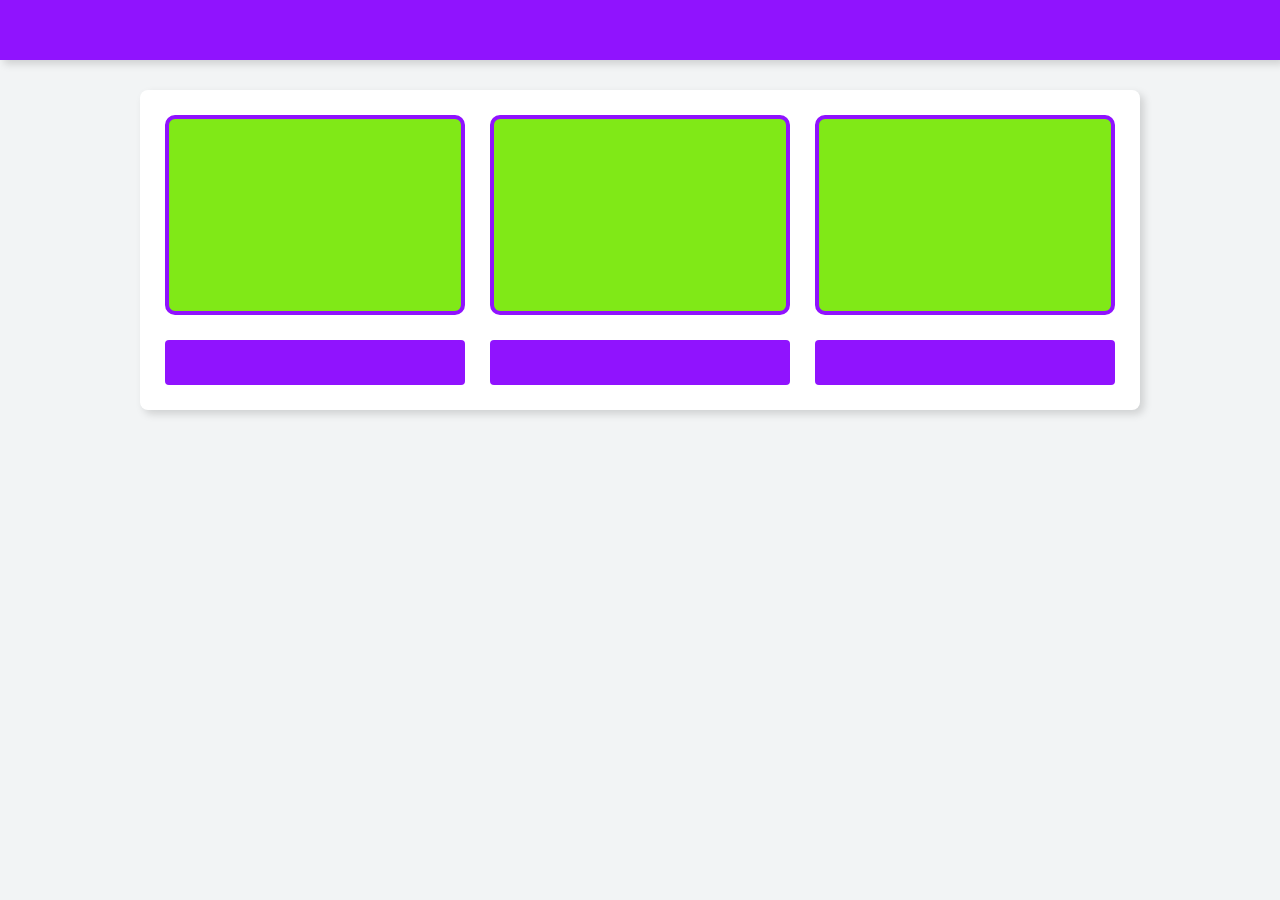
<file: Introdução HTML e CSS/index.html>
<!DOCTYPE html>
<html lang="pt-br">
<head>
    <meta charset="UTF-8">
    <meta http-equiv="X-UA-Compatible" content="IE=edge">
    <meta name="viewport" content="width=device-width, initial-scale=1.0">
    <title>Exercicio 1 CSS</title>
    <link rel="stylesheet" type="text/css" href="style.css">
</head>

<body>
    <header>

    </header>

    <main>
        <div class="box-container">
            <div class="box"> 
            </div>
            <div class="botao"> 
            </div>
        </div>
        <div class="box-container">
            <div class="box"> 
            </div>
            <div class="botao"> 
            </div>
        </div>
        <div class="box-container">
            <div class="box"> 
            </div>
            <div class="botao"> 
            </div>
        </div>
    </main>
</body>

</html>
</file>
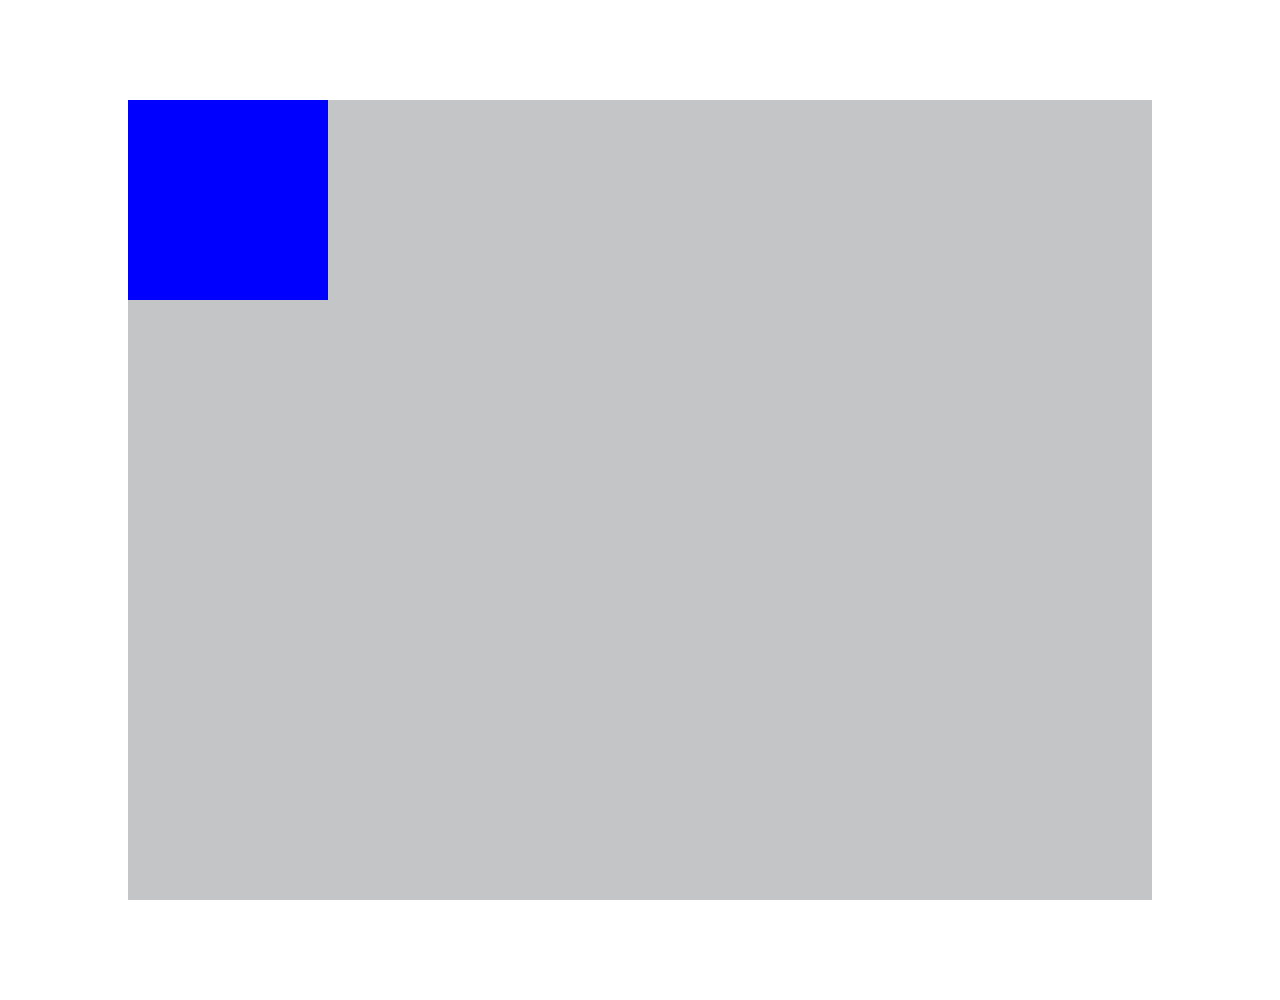
<file: Animações com CSS e SVG/Aula 44/index.html>
<!DOCTYPE html>
<html lang="pt-br">
  <head>
    <meta charset="UTF-8" />
    <meta name="viewport" content="width=device-width, initial-scale=1.0" />
    <meta http-equiv="X-UA-Compatible" content="ie=edge" />
    <title>Animações com CSS</title>
    <link rel="stylesheet" type="text/css" href="style.css" />
  </head>
  <body>
    <main>
      <div class="quadrado"></div>
    </main>
  </body>
</html>
</file>
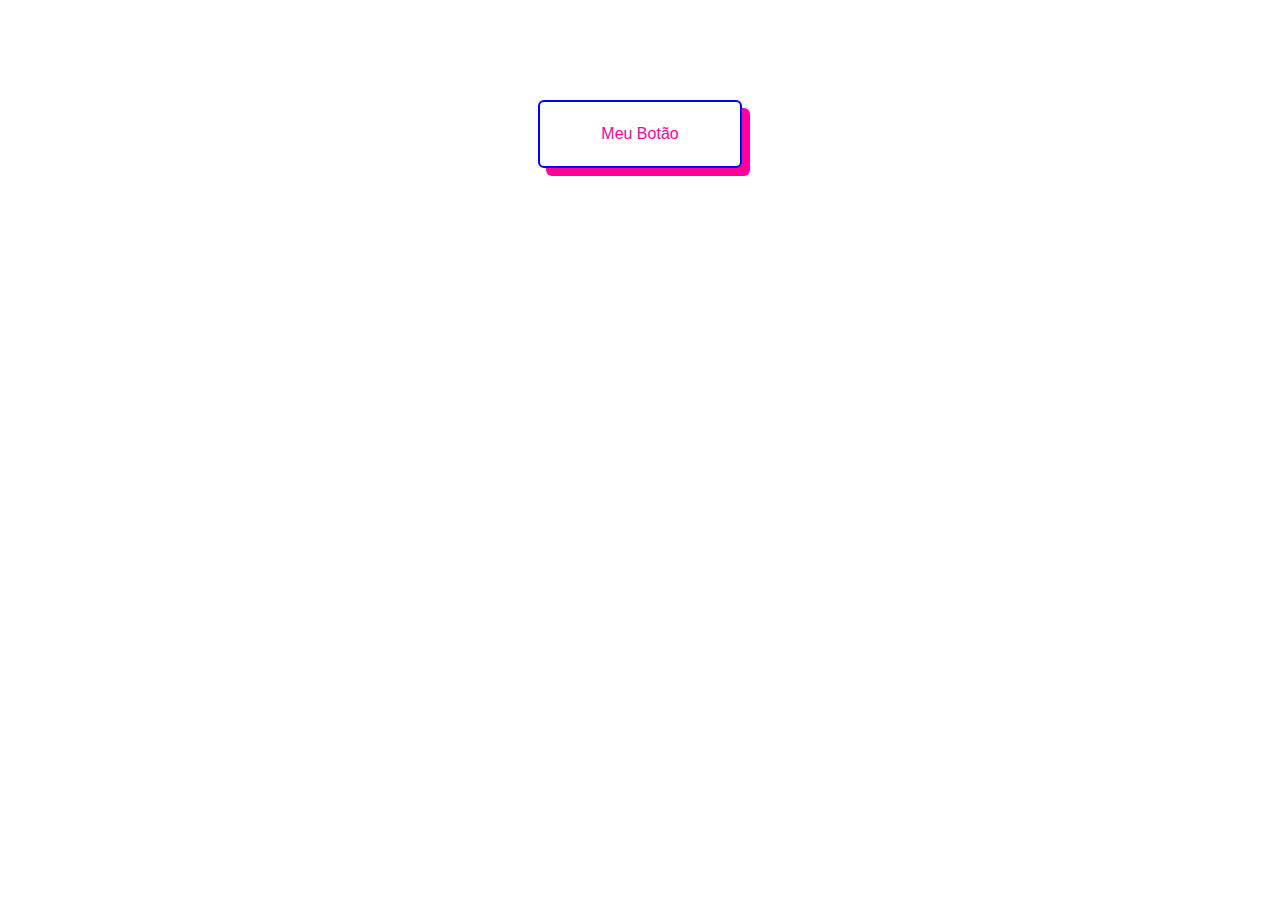
<file: Animações com CSS e SVG/Aula 47/index.html>
<!DOCTYPE html>
<html lang="pt-br">
<head>
    <meta charset="UTF-8" />
    <meta name="viewport" content="width=device-width, initial-scale=1.0" />
    <meta http-equiv="X-UA-Compatible" content="ie=edge" />
    <title>Animações com CSS aula 47</title>
    <link rel="stylesheet" type="text/css" href="style.css" />
</head>
<body>
    <main>
        <a href="#" class="btn"> Meu Botão</a>
    </main>
</body>
</html>
</file>
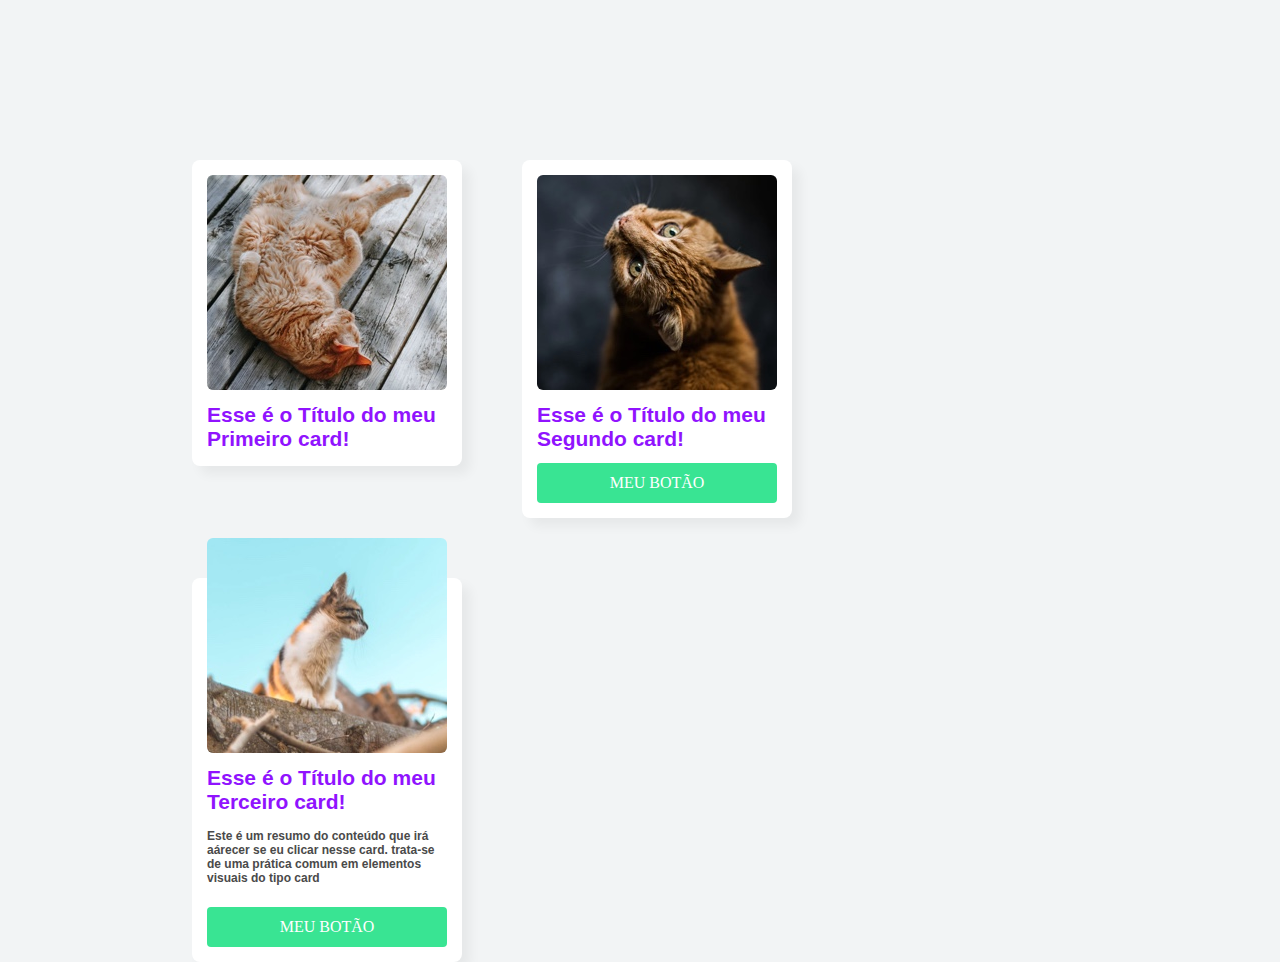
<file: Introdução HTML e CSS/Exercicio 2/index.html>
<!DOCTYPE html>
<html lang="pt-br">

<head>
  <meta charset="UTF-8">
  <meta name="viewport" content="width=device-width, initial-scale=1.0">
  <meta http-equiv="X-UA-Compatible" content="ie=edge">
  <title>Exercício CSS 02</title>
  <link rel="stylesheet" type="text/css" href="css/style.css" />
</head>

<body>
  <main>
    <div class="card-container">
        <div class="card">
            <img src="images/gato-01.jpg" class="card-image" alt="Gatinho" title="Gatinho"/> 
            <div class="card-body">
                <h1>Esse é o Título do meu Primeiro card!</h1>
            </div>
        </div>
    </div>

    <div class="card-container">
        <div class="card">
            <img src="images/gato-02.jpg" class="card-image" alt="Gatinho" title="Gatinho"/> 
            <div class="card-body">
                <h1>Esse é o Título do meu Segundo card!</h1>
            </div>
            <div class="card-footer">
                <a class="btn" href="google.com">meu botão</a>
            </div>
        </div>
    </div>

    <div class="card-container">
        <div class="card">
            <img src="images/gato-03.jpg" class="card-image card-image-top" alt="Gatinho" title="Gatinho"/> 
            <div class="card-body">
                <h1>Esse é o Título do meu Terceiro card!</h1>
                <p>Este é um resumo do conteúdo que irá aárecer se eu clicar nesse card. trata-se
                    de uma prática comum em elementos visuais do tipo card</p>
            </div>
            <div class="card-footer">
                <a class="btn" href="google.com">meu botão</a>
            </div>
        </div>
    </div>

  </main>
</body>

</html>
</file>
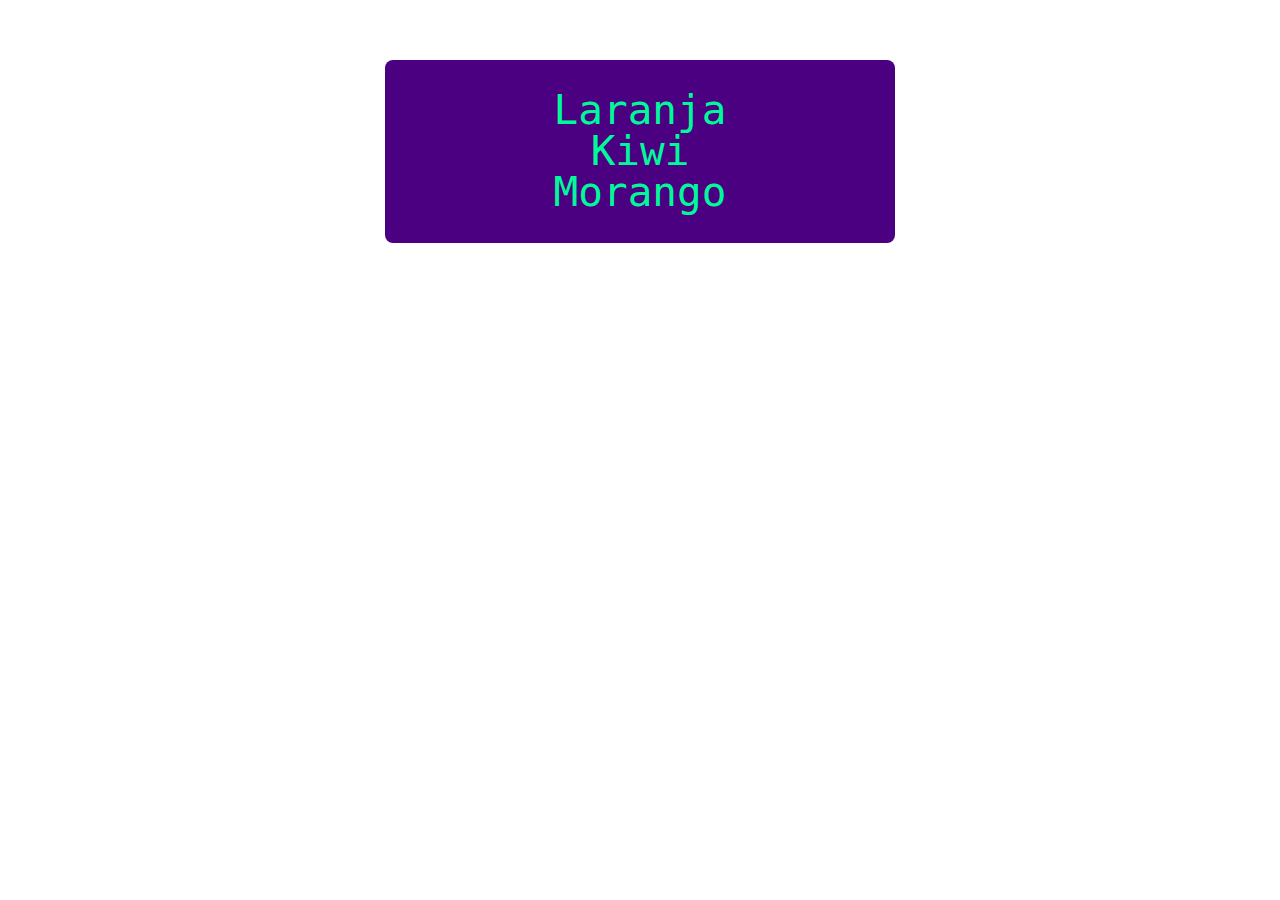
<file: JavaScript/Aray/index.html>
<!DOCTYPE html>
<html lang="pt-br">

<head>
    <meta charset="UTF-8">
    <meta name="viewport" content="width=device-width, initial-scale=1.0">
    <meta http-equiv="X-UA-Compatible" content="ie=edge">
    <title>Array</title>
    <style>
        .frutas {
            width: 450px;
            height: auto;
            display: table;
            padding: 30px;
            margin: 60px auto;
            background-color: indigo;
            border-radius: 8px;
            list-style: none;
        }

        .frutas li {
            color: mediumspringgreen;
            text-align: center;
            line-height: 41px;
            font-size: 41px;
            font-family: monospace;
            font-weight: normal;
            -webkit-font-smoothing: antialiased;
            -moz-osx-font-smoothing: grayscale;
        }
    </style>
</head>

<body>

    <ul class="frutas" id="frutas">

    </ul>

    <script>

        var listaFrutas = document.getElementById('frutas');

        var frutas = ["Laranja", "Kiwi", "Morango"];

        var myList = [];
        console.log(myList);

        for (var i = 0; frutas.length > i; i++) {
            myList.push("<li>" + frutas[i] + "</li>");
        }
// Join serve pra mostrar qual vai ser no caractere separador, logo, vazio.
        listaFrutas.insertAdjacentHTML('beforeend', myList.join(''));
// insert adjacent é um recurso do java quando se adiciona tags de html
// nos parametros, primeiro argumento é a posição (afterend, beforeend), e depois o text
    </script>

</body>

</html>
</file>
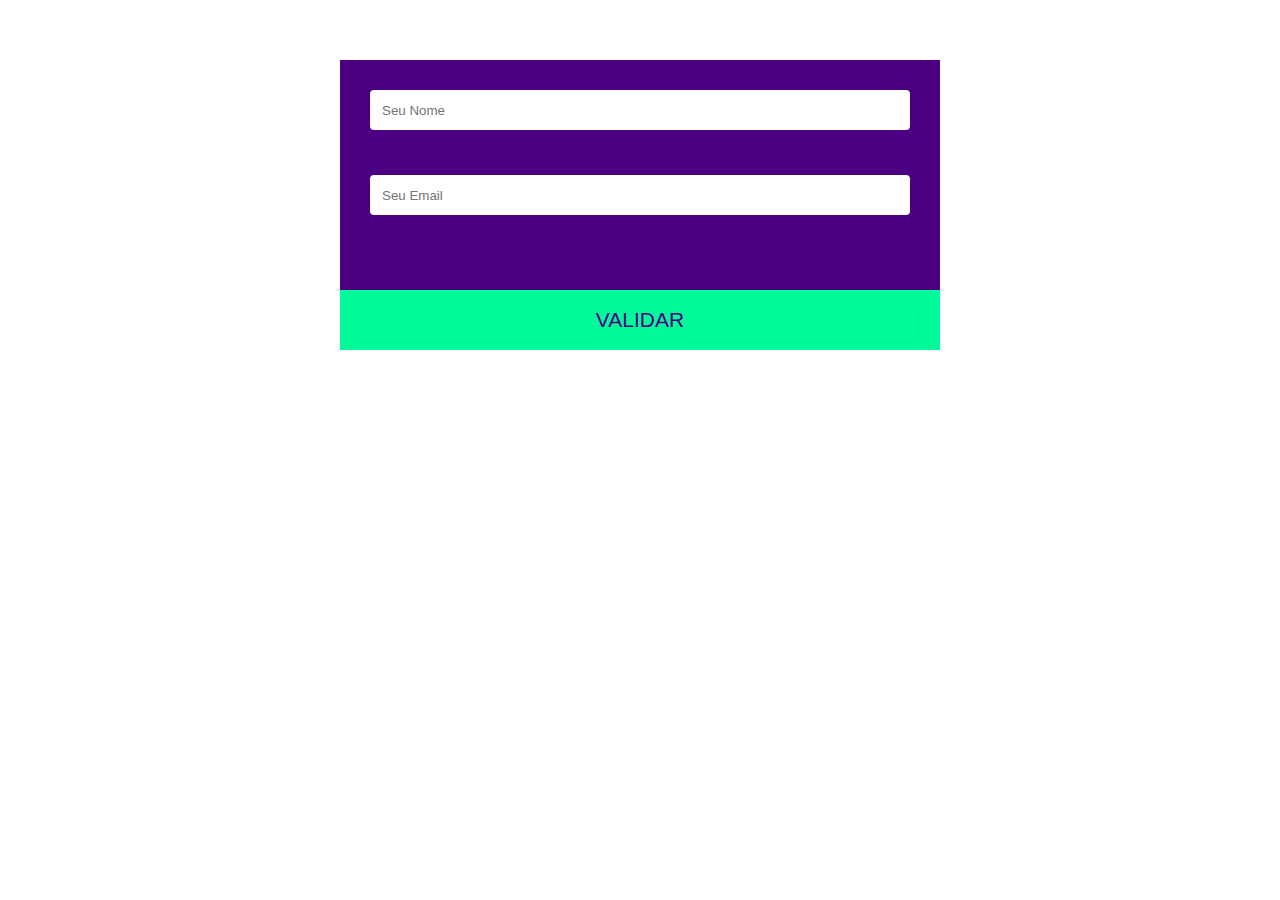
<file: JavaScript/Condicionais/index.html>
<!DOCTYPE html>
<html lang="en">

<head>
  <meta charset="UTF-8" />
  <meta name="viewport" content="width=device-width, initial-scale=1.0" />
  <meta http-equiv="X-UA-Compatible" content="ie=edge" />
  <title>Javascript Selectors e CSS</title>
  <style>
    * {
      box-sizing: border-box;
      font-family: 'Trebuchet MS', 'Lucida Sans Unicode', 'Lucida Grande', 'Lucida Sans', Arial, sans-serif;
    }

    .box {
      width: 600px;
      height: 200px;
      display: table;
      padding: 30px;
      margin: 60px auto 0 auto;
      background-color: indigo;
    }

    .form-field {
      width: 100%;
      display: table;
      position: relative;
      margin-bottom: 15px;
    }

    .form-field input {
      width: 100%;
      height: 40px;
      background-color: #fff;
      border-radius: 4px;
      border: none;
      margin-bottom: 30px;
      text-indent: 10px;
    }


    .form-field span {
      opacity: 0;
      transition: all 0.3s ease-out;
    }

    .error {
      position: absolute;
      left: 0;
      width: 100%;
      bottom: 0;
      line-height: 34px;
      padding-left: 15px;
      height: 34px;
      color: #fff;
      background: red;
      display: block;
      opacity: 1 !important;
    }

    .success {
      position: absolute;
      left: 0;
      width: 100%;
      bottom: 0;
      line-height: 34px;
      padding-left: 15px;
      height: 34px;
      color: #fff;
      background: green;
      display: block;
      opacity: 1 !important;
    }

    .validate {
      width: 600px;
      display: table;
      margin: 0 auto;
      height: 60px;
      border: none;
      font-size: 21px;
      color: indigo;
      background-color: mediumspringgreen;
      cursor: pointer;
    }

    .validate:hover {
      color: palegreen;
      background-color: mediumvioletred;
    }
  </style>
</head>

<body>

  <div class="box">
    <form class="my-form">

      <div class="form-field" id="form-field-nome">
        <input type="text" id="nome" placeholder="Seu Nome">
        <span></span>
      </div>

      <div class="form-field" id="form-field-email">
        <input type="email" id="email" placeholder="Seu Email">
        <span></span>
      </div>

    </form>
  </div>
  </div>
  <button class="validate" onclick="validaForm()">VALIDAR</button>

  <script>
    //Expressao Regular que checa se é um email valido
    //Regex
    var isEmail = /^(([^<>()\[\]\\.,;:\s@"]+(\.[^<>()\[\]\\.,;:\s@"]+)*)|(".+"))@((\[[0-9]{1,3}\.[0-9]{1,3}\.[0-9]{1,3}\.[0-9]{1,3}\])|(([a-zA-Z\-0-9]+\.)+[a-zA-Z]{2,}))$/;
    var fieldNome = document.getElementById('nome');
    var fieldEmail = document.getElementById('email');

    function validaForm() {
      var nomeStr = fieldNome.value;
      var emailStr = fieldEmail.value;
      var wrapperNome = document.getElementById('form-field-nome');
      var wrapperEmail = document.getElementById('form-field-email');

      if (nomeStr.length > 0 && nomeStr.length >= 3) {
        wrapperNome.querySelector('span').classList.add('success');
        wrapperNome.querySelector('span').innerText = "Validado Com Sucesso";

      } else {
        wrapperNome.querySelector('span').classList.add('error');
        wrapperNome.querySelector('span').innerText = "Informação Inválida";
      }

      if (isEmail.test(emailStr)) {
        wrapperEmail.querySelector('span').classList.add('success');
        wrapperEmail.querySelector('span').innerText = "Email Validado Com Sucesso";
      } else {
        wrapperEmail.querySelector('span').classList.add('error');
        wrapperEmail.querySelector('span').innerText = "Email Invalido";
      }
    }


  </script>


</body>

</html>
</file>
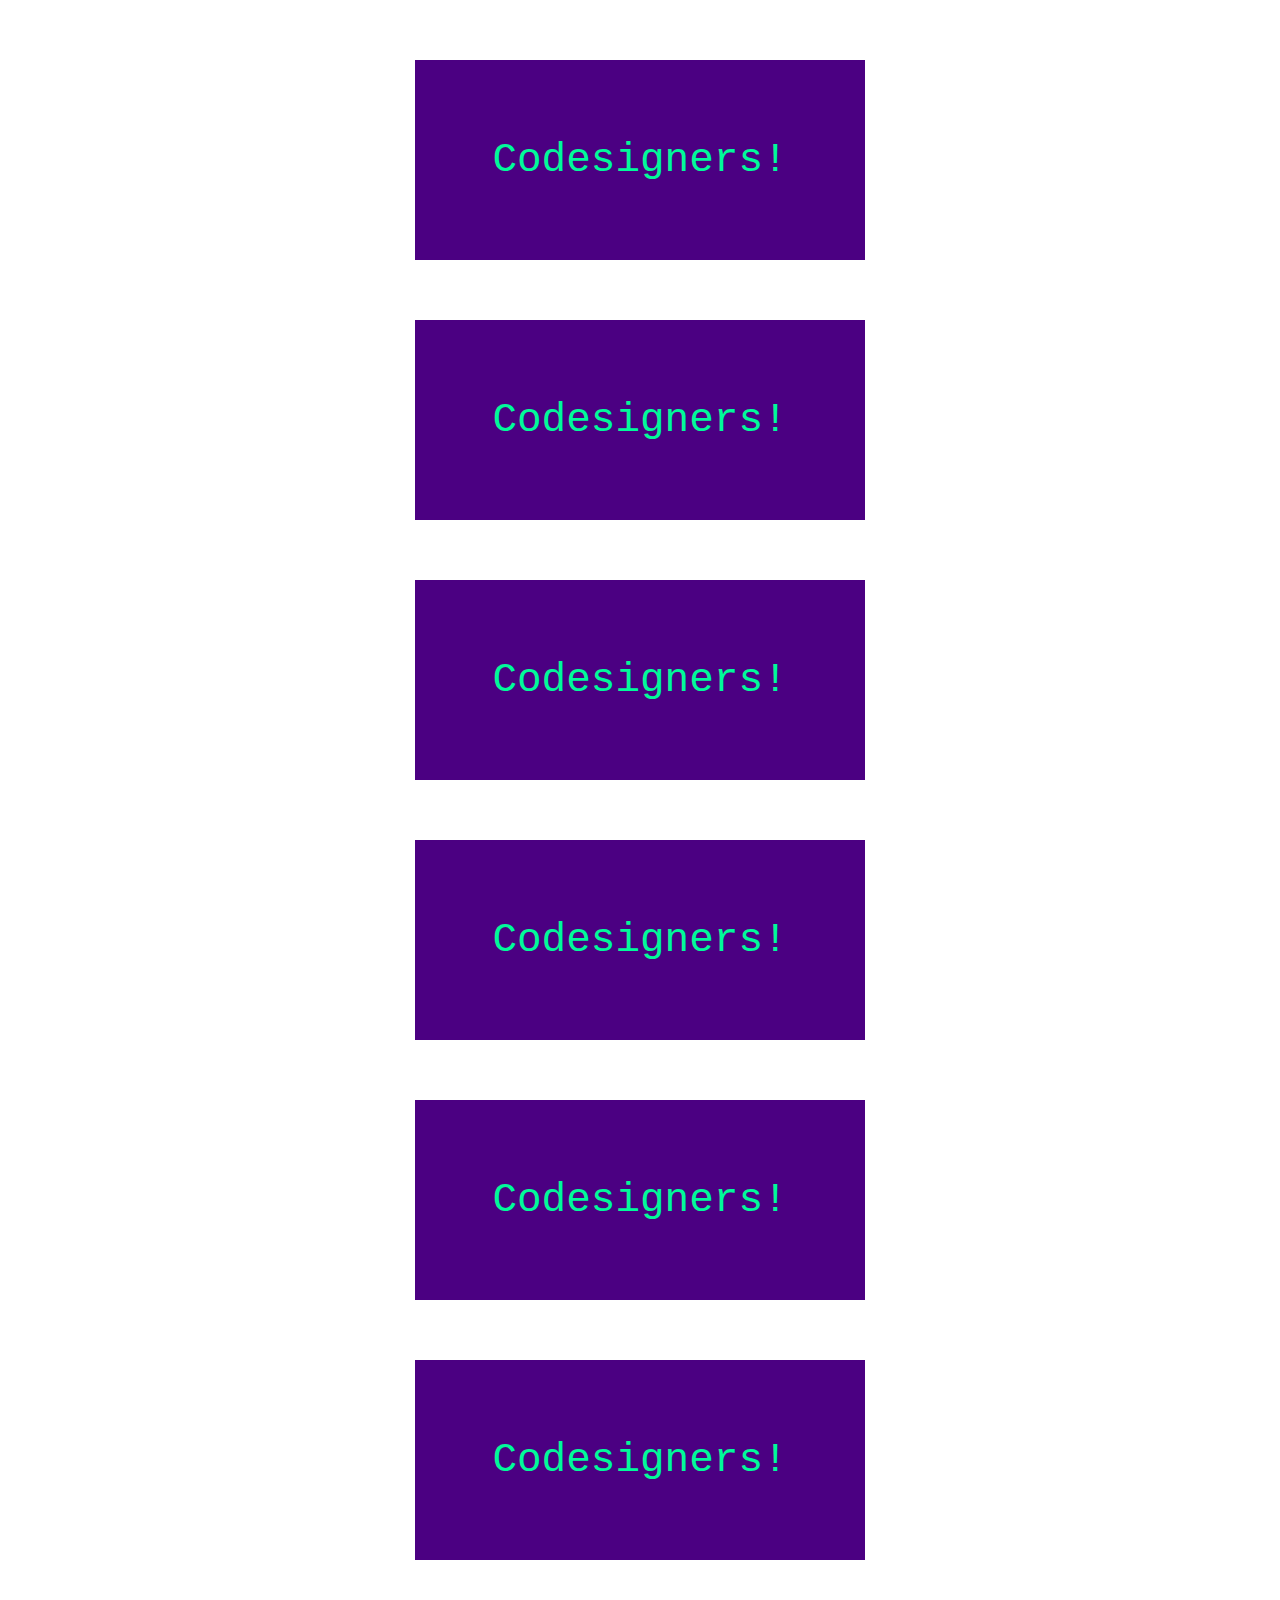
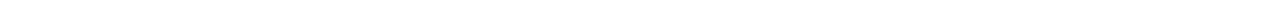
<file: JavaScript/Eventos/index.html>
<!DOCTYPE html>
<html lang="pt-br">

<head>
    <meta charset="UTF-8">
    <meta name="viewport" content="width=device-width, initial-scale=1.0">
    <meta http-equiv="X-UA-Compatible" content="ie=edge">
    <title>Eventos</title>
    <style>
        .box {
            width: 450px;
            height: 200px;
            display: block;
            margin: 60px auto;
            background-color: indigo;
            color: mediumspringgreen;
            text-align: center;
            line-height: 200px;
            font-size: 41px;
            font-family: monospace;
            font-weight: normal;
            -webkit-font-smoothing: antialiased;
            -moz-osx-font-smoothing: grayscale;
        }
    </style>
</head>

<body>

    <div class="box" id="box">
        Codesigners!
    </div>

    <div class="box">
        Codesigners!
    </div>

    <div class="box">
        Codesigners!
    </div>

    <div class="box">
        Codesigners!
    </div>

    <div class="box">
        Codesigners!
    </div>

    <div class="box">
        Codesigners!
    </div>

    <script>
        var myBox = document.getElementById('box');
        var allBoxes = document.querySelectorAll('.box');

        myBox.addEventListener('mouseover', function () {
            for (var i = 0; allBoxes.length > i; i++) {
                allBoxes[i].style.backgroundColor = 'black';
            }
        });

        window.addEventListener('scroll', function () {
            if (window.pageYOffset > 100) {
                for (var i = 0; allBoxes.length > i; i++) {
                    allBoxes[i].style.backgroundColor = 'black';
                }
            }
        })


    </script>

</body>

</html>
</file>
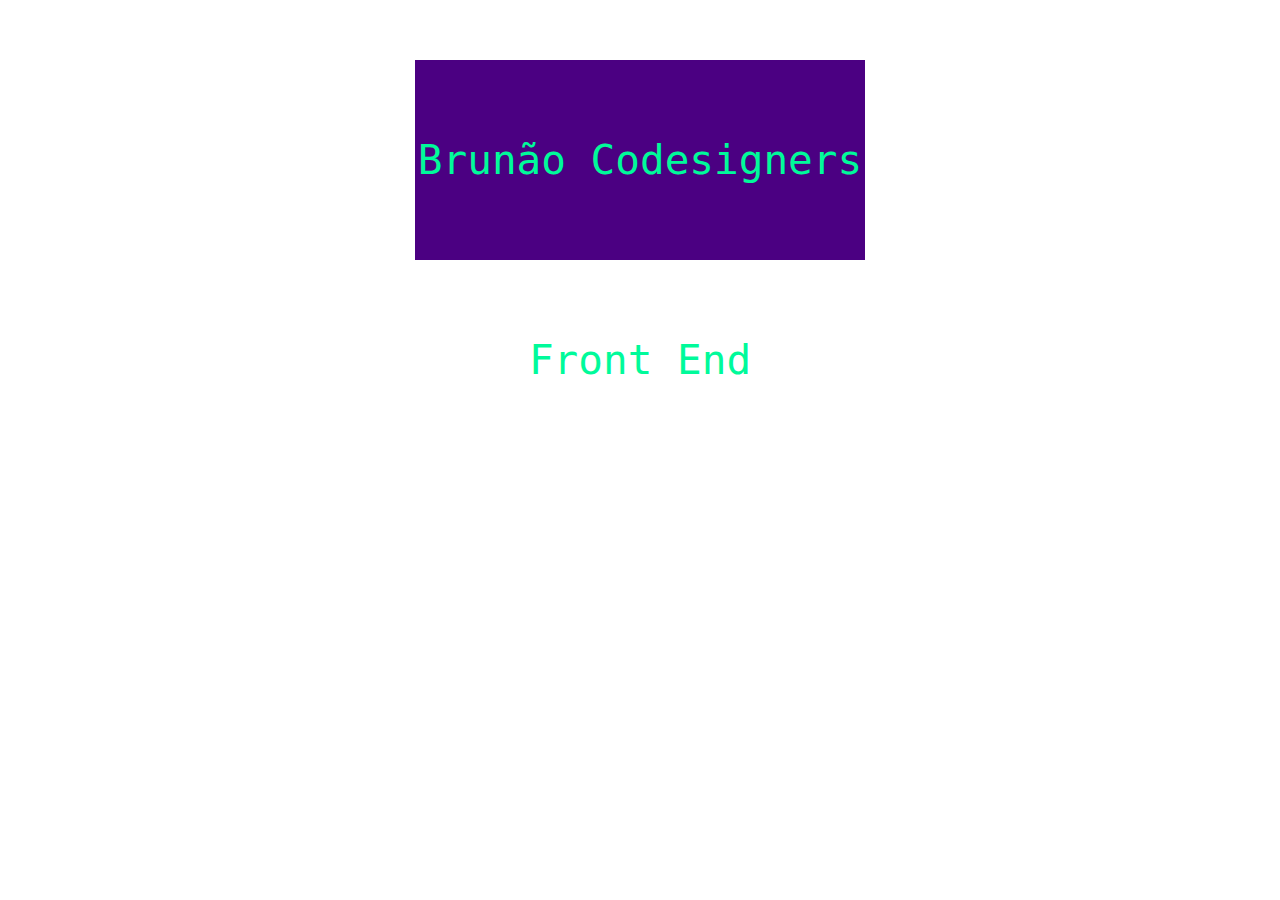
<file: JavaScript/Funções/index.html>
<!DOCTYPE html>
<html lang="pt-br">

<head>
    <meta charset="UTF-8">
    <meta name="viewport" content="width=device-width, initial-scale=1.0">
    <meta http-equiv="X-UA-Compatible" content="ie=edge">
    <title>Funções</title>
    <style>
        .box {
            width: 450px;
            height: 200px;
            display: block;
            margin: 60px auto;
            background-color: indigo;
            color: mediumspringgreen;
            text-align: center;
            line-height: 200px;
            font-size: 41px;
            font-family: monospace;
            font-weight: normal;
            -webkit-font-smoothing: antialiased;
            -moz-osx-font-smoothing: grayscale;
        }
    </style>
</head>

<body>

    <div class="box" id="box">

    </div>

    <script>
        var myBox = document.getElementById('box');

        function myInfo(x, y, z) {

            var myCalc = x + y + z;

            myBox.append(myCalc);
        }

        myInfo('Brunão', ' Codesigners', ' Front End');

    </script>

</body>

</html>
</file>
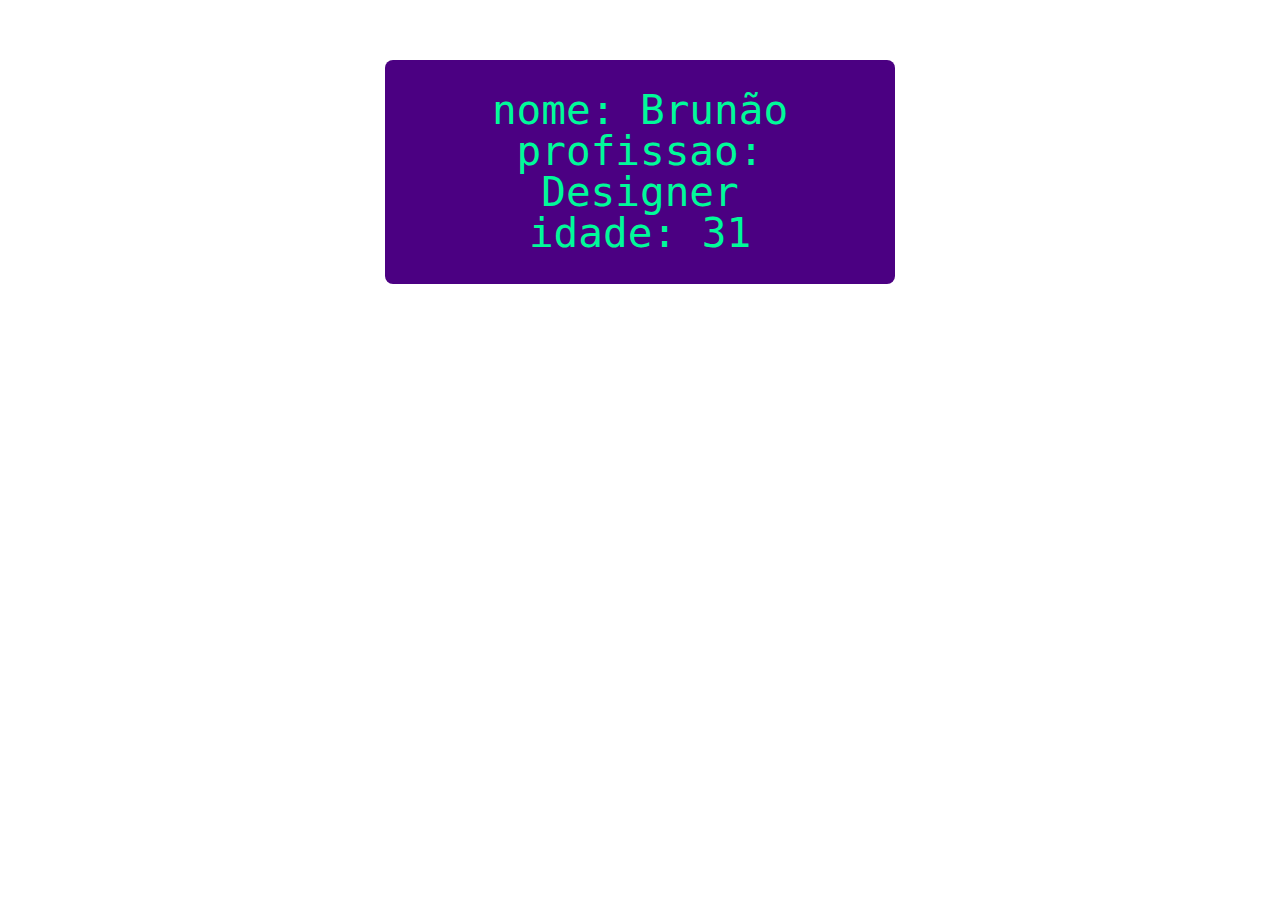
<file: JavaScript/Loop/index.html>
<!DOCTYPE html>
<html lang="pt-br">

<head>
    <meta charset="UTF-8">
    <meta name="viewport" content="width=device-width, initial-scale=1.0">
    <meta http-equiv="X-UA-Compatible" content="ie=edge">
    <title>Array</title>
    <style>
        .frutas {
            width: 450px;
            height: auto;
            display: table;
            padding: 30px;
            margin: 60px auto;
            background-color: indigo;
            border-radius: 8px;
            list-style: none;
        }

        .frutas li {
            color: mediumspringgreen;
            text-align: center;
            line-height: 41px;
            font-size: 41px;
            font-family: monospace;
            font-weight: normal;
            -webkit-font-smoothing: antialiased;
            -moz-osx-font-smoothing: grayscale;
        }
    </style>
</head>

<body>

    <ul class="frutas" id="lista">

    </ul>

    <script>

        var lista = document.getElementById('lista');

        var frutas = ["Laranja", "Kiwi", "Morango", "Abacaxi", "Melancia"];

        var usuario = {
            "nome": "Brunão",
            "profissao": "Designer",
            "idade": 31
        };

        var myList = [];

        //For
        // var nome = "Antonio";

        // for (var i = 0; frutas.length > i; i++) {
        //     console.log(frutas[i]);
        //     myList.push('<li>' + frutas[i] + '</li>');
        // }

        //For In 
        // var info;

        // for (info in usuario) {
        //     console.log(usuario[info]);
        //     myList.push('<li>' + usuario[info] + '</li>');
        // }

        //While
        // var n = 0;

        // while (frutas.length > n) {
        //     n++;
        //     myList.push('<li> Tem Fruta' + n + '</li>');
        // }

        //Map
        //entries transforma as linhas num aray
        Object.entries(usuario).map(function (user) {
            var userData = user.join(': ')
            myList.push('<li>' + userData + '</li>');
        });


        lista.insertAdjacentHTML('beforeend', myList.join(''));

    </script>
    
</body>

</html>
</file>
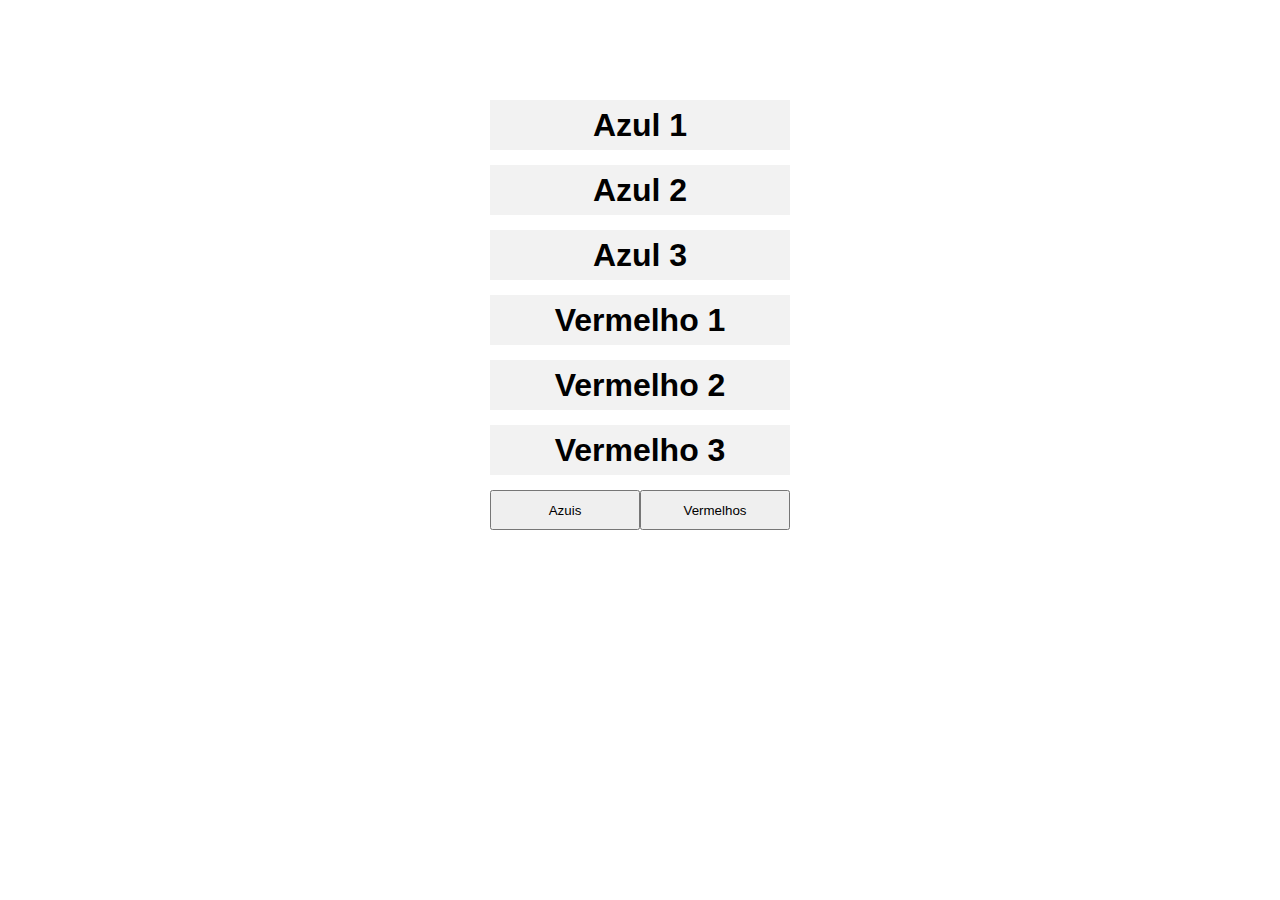
<file: JavaScript/Seletores/index.html>
<!DOCTYPE html>
<html lang="en">

<head>
  <meta charset="UTF-8" />
  <meta name="viewport" content="width=device-width, initial-scale=1.0" />
  <meta http-equiv="X-UA-Compatible" content="ie=edge" />
  <title>Javascript - Condicionais</title>
  <style>
    h1 {
      width: 300px;
      height: 50px;
      margin: 15px auto;
      display: block;
      background-color: #f2f2f2;
      font-family: 'Trebuchet MS', 'Lucida Sans Unicode', 'Lucida Grande', 'Lucida Sans', Arial, sans-serif;
      line-height: 50px;
    }

    .my-buttons {
      width: 300px;
      height: 50px;
      margin: 15px auto;
      display: block;
    }

    .my-buttons button {
      width: 50%;
      height: 40px;
      float: left;
    }
  </style>
</head>

<body style="text-align: center; margin-top: 100px;">
  <h1 class="item-azul">Azul 1</h1>
  <h1 class="item-azul">Azul 2</h1>
  <h1 class="item-azul">Azul 3</h1>

  <h1 class="item-vermelho">Vermelho 1</h1>
  <h1 class="item-vermelho">Vermelho 2</h1>
  <h1 class="item-vermelho">Vermelho 3</h1>

  <div class="my-buttons">
    <button onclick="facaAzul()">Azuis</button>
    <button onclick="facaVermelho()">Vermelhos</button>
  </div>

  <script>
    var azul = document.querySelectorAll('.item-azul');
    var vermelho = document.querySelectorAll('.item-vermelho');

    function facaAzul() {
      // var i = 0;
      // for (i = 0; azul.length > i; i++) {
      //   azul[i].style.color = "blue";
      // }
        azul.forEach((ele) => {
          ele.style.color = "blue";
        })

      // for (i = 0; vermelho.length > i; i++) {
      //   vermelho[i].style.display = "none";
      // }
        vermelho.forEach((sumir) => { sumir.style.display = "none";})

      document.body.style.backgroundColor = 'blue';
    }

    function facaVermelho() {
      var i = 0;
      for (i = 0; vermelho.length > i; i++) {
        vermelho[i].style.color = "red";

        document.body.style.backgroundColor = 'red';
      }
    }




  </script>
</body>

</html>
</file>
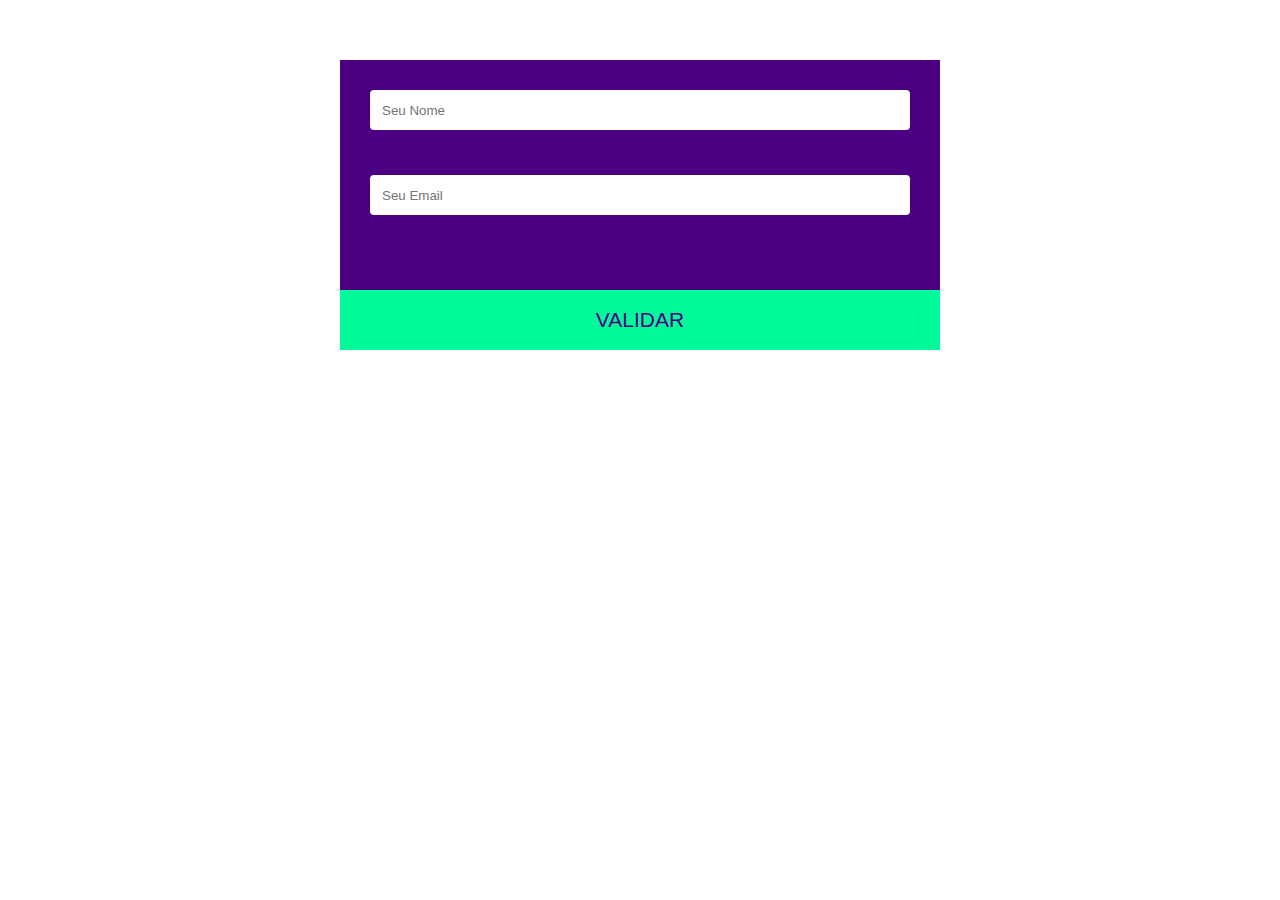
<file: JavaScript/Swich Case/index.html>
<!DOCTYPE html>
<html lang="pt-br">

<head>
  <meta charset="UTF-8" />
  <meta name="viewport" content="width=device-width, initial-scale=1.0" />
  <meta http-equiv="X-UA-Compatible" content="ie=edge" />
  <title>Javascript - Swich </title>
  <style>
    * {
      box-sizing: border-box;
      font-family: 'Trebuchet MS', 'Lucida Sans Unicode', 'Lucida Grande', 'Lucida Sans', Arial, sans-serif;
    }

    .box {
      width: 600px;
      height: 200px;
      display: table;
      padding: 30px;
      margin: 60px auto 0 auto;
      background-color: indigo;
    }

    .form-field {
      width: 100%;
      display: table;
      position: relative;
      margin-bottom: 15px;
    }

    .form-field input {
      width: 100%;
      height: 40px;
      background-color: #fff;
      border-radius: 4px;
      border: none;
      margin-bottom: 30px;
      text-indent: 10px;
    }


    .form-field span {
      opacity: 0;
      transition: all 0.3s ease-out;
    }

    .error {
      position: absolute;
      left: 0;
      width: 100%;
      bottom: 0;
      line-height: 34px;
      padding-left: 15px;
      height: 34px;
      color: #fff;
      background: red;
      display: block;
      opacity: 1 !important;
    }

    .success {
      position: absolute;
      left: 0;
      width: 100%;
      bottom: 0;
      line-height: 34px;
      padding-left: 15px;
      height: 34px;
      color: #fff;
      background: green;
      display: block;
      opacity: 1 !important;
    }

    .validate {
      width: 600px;
      display: table;
      margin: 0 auto;
      height: 60px;
      border: none;
      font-size: 21px;
      color: indigo;
      background-color: mediumspringgreen;
      cursor: pointer;
    }

    .validate:hover {
      color: palegreen;
      background-color: mediumvioletred;
    }
  </style>
</head>

<body>

  <div class="box">
    <form class="my-form">

      <div class="form-field" id="form-field-nome">
        <input type="text" id="nome" placeholder="Seu Nome">
        <span></span>
      </div>

      <div class="form-field" id="form-field-email">
        <input type="email" id="email" placeholder="Seu Email">
        <span></span>
      </div>

    </form>
  </div>
  </div>
  <button class="validate" onclick="validaForm()">VALIDAR</button>

  <script>
    //Expressao Regular que checa se é um email valido
    //Regex
    var isEmail = /^(([^<>()\[\]\\.,;:\s@"]+(\.[^<>()\[\]\\.,;:\s@"]+)*)|(".+"))@((\[[0-9]{1,3}\.[0-9]{1,3}\.[0-9]{1,3}\.[0-9]{1,3}\])|(([a-zA-Z\-0-9]+\.)+[a-zA-Z]{2,}))$/;
    var fieldNome = document.getElementById('nome');
    var fieldEmail = document.getElementById('email');

    function validaForm() {
      var nomeStr = fieldNome.value;
      var emailStr = fieldEmail.value;
      var wrapperNome = document.getElementById('form-field-nome');
      var wrapperEmail = document.getElementById('form-field-email');

      // if (nomeStr.length > 0 && nomeStr.length >= 3) {
      //   wrapperNome.querySelector('span').classList.add('success');
      //   wrapperNome.querySelector('span').innerText = "Validado Com Sucesso";

      // } else {
      //   wrapperNome.querySelector('span').classList.add('error');
      //   wrapperNome.querySelector('span').innerText = "Informação Inválida";
      // }

      switch (nomeStr.length) {
        case 0:
          console.log('O campo está vazio');
          wrapperNome.querySelector('span').classList.add('error');
          wrapperNome.querySelector('span').innerText = "O campo está vazio";
          break;
        case 1:
          console.log('Você precisa inserir pelo menos 3 caracteres');
          wrapperNome.querySelector('span').classList.add('error');
          wrapperNome.querySelector('span').innerText = "Você precisa inserir pelo menos 3 caracteres";
          break;
        case 2:
          console.log('Você precisa inserir pelo menos 3 caracteres');
          wrapperNome.querySelector('span').classList.add('error');
          wrapperNome.querySelector('span').innerText = "Você precisa inserir pelo menos 3 caracteres";
          break;
        case 3:
          console.log('Validado! Mas que nome curtinho hein!');
          wrapperNome.querySelector('span').classList.add('error');
          wrapperNome.querySelector('span').innerText = "Validado! Mas que nome curtinho hein!";
          break;
        default:
          wrapperNome.querySelector('span').classList.add('success');
          wrapperNome.querySelector('span').innerText = "Validado Com Sucesso";
      }

      if (isEmail.test(emailStr)) {
        wrapperEmail.querySelector('span').classList.add('success');
        wrapperEmail.querySelector('span').innerText = "Email Validado Com Sucesso";
      } else {
        wrapperEmail.querySelector('span').classList.add('error');
        wrapperEmail.querySelector('span').innerText = "Email Invalido";
      }
    }


  </script>


</body>

</html>
</file>
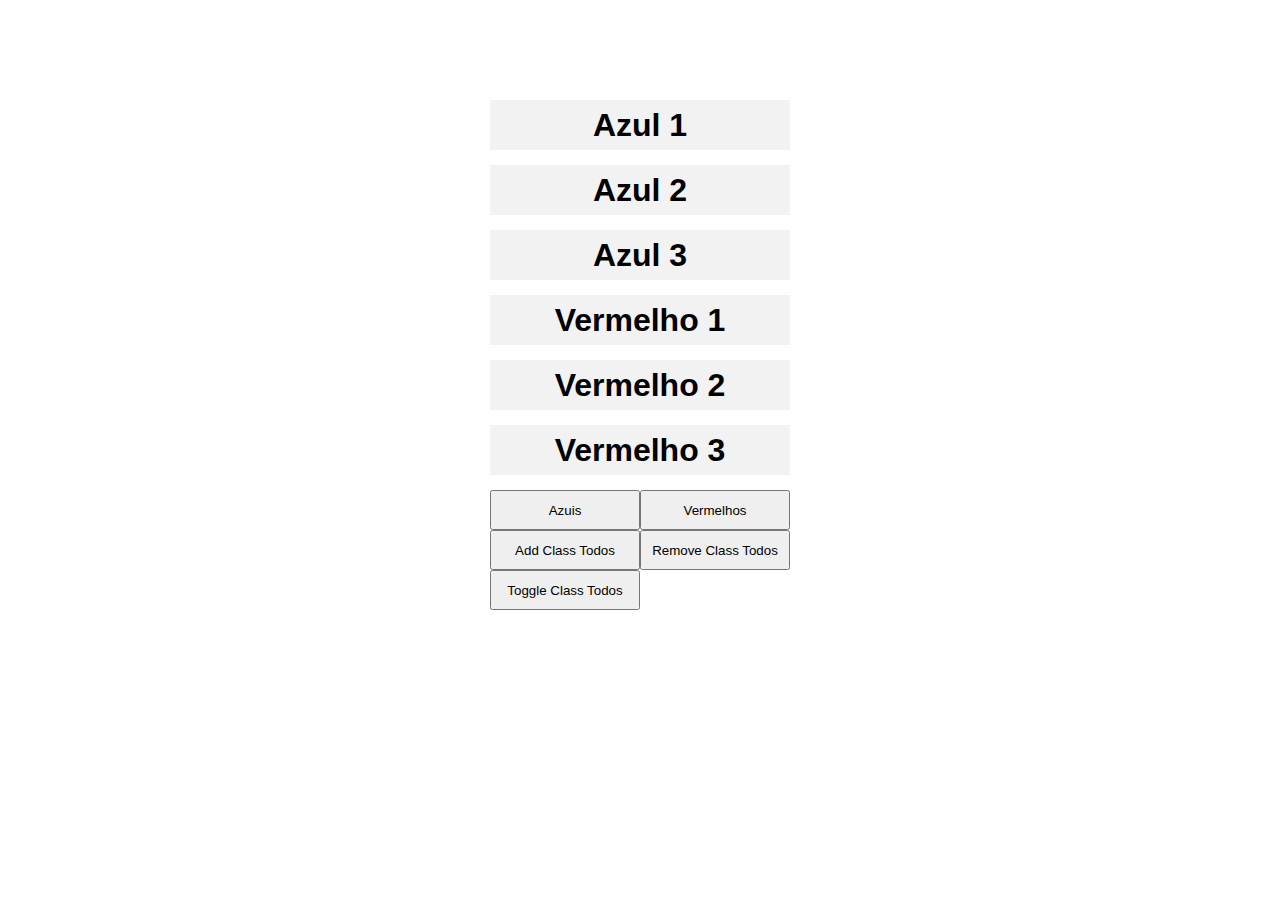
<file: JQuery/Seletores e CSS/index.html>
<!DOCTYPE html>
<html lang="en">

<head>
  <meta charset="UTF-8" />
  <meta name="viewport" content="width=device-width, initial-scale=1.0" />
  <meta http-equiv="X-UA-Compatible" content="ie=edge" />
  <title>JQuery Selectors e CSS</title>
  <style>
    h1 {
      width: 300px;
      height: 50px;
      margin: 15px auto;
      display: block;
      background-color: #f2f2f2;
      font-family: 'Trebuchet MS', 'Lucida Sans Unicode', 'Lucida Grande', 'Lucida Sans', Arial, sans-serif;
      line-height: 50px;
      transition: all 0.3s ease-out;
    }

    .my-buttons {
      width: 300px;
      height: 50px;
      margin: 15px auto;
      display: block;
    }

    .my-buttons button {
      width: 50%;
      height: 40px;
      float: left;
    }

    .change-items {
      display: inline-block;
      background: green !important;
    }
  </style>
</head>

<body style="text-align: center; margin-top: 100px;">
  <h1 class="item-azul">Azul 1</h1>
  <h1 class="item-azul">Azul 2</h1>
  <h1 class="item-azul">Azul 3</h1>

  <h1 class="item-vermelho">Vermelho 1</h1>
  <h1 class="item-vermelho">Vermelho 2</h1>
  <h1 class="item-vermelho">Vermelho 3</h1>

  <div class="my-buttons">
    <button id="faca-azul">Azuis</button>
    <button id="faca-vermelho">Vermelhos</button>
    <button class="btn-change">Add Class Todos</button>
    <button class="btn-remove">Remove Class Todos</button>
    <button class="btn-toggle">Toggle Class Todos</button>
  </div>

  <script src="https://ajax.googleapis.com/ajax/libs/jquery/3.4.1/jquery.min.js"></script>
  <script>

    $(function () {

      var azuis = $('.item-azul');
      var vermelhos = $('.item-vermelho');
      var btnAzuis = $('#faca-azul');
      var btnVermelhos = $('#faca-vermelho');
      var btnChange = $('.btn-change');
      var btnRemove = $('.btn-remove');
      var btnToggle = $('.btn-toggle');
      var items = $('h1'); //recebeu todos os h1 do sistema

      btnAzuis.click(function () {
        azuis.css('color', 'blue');
        $('body').css('background-color', 'blue');
      });

      btnVermelhos.click(function () {
        vermelhos.css({
          color: 'red',
          backgroundColor: 'black'
        });
        $('body').css('background-color', 'red');
      });

      btnChange.click(function () {
        items.addClass('change-items');
      });

      btnRemove.click(function () {
        items.removeClass('change-items');
      });

      btnToggle.click(function () {
        items.toggleClass('change-items');
      });

    });




  </script>
</body>

</html>
</file>
<file: Introdução HTML e CSS/style.css>
body, html {
    background-color: #f2f4f5;
    margin: 0px;
}

header{
    width: 100%;
    height: 60px;
    background-color: #9013fe;
    display: block;
    box-shadow: 4px 4px 8px rgba(0,0,0,.15);
}

main {
    width: 1000px;
    background-color: white;
    border-radius: 8px;
    margin-top: 30px;
    margin-left: auto;
    margin-right: auto;
    display: table;
    box-shadow: 4px 4px 8px rgba(0,0,0,.15);
}

.box-container{
    width: 300px;
    display: table;  
    margin-left: 25px;
    margin-top: 25px;
    margin-bottom: 25px;
    float: left;
}

.box{
    width: 100%;
    height: 200px;
    display: block;  
    background-color: #80e917;
    border-radius: 10px;
    /* Modo não trivial-->
    border-width: 4px;
    border-color: #9013fe;
    border-style: solid;*/
    border: 4px solid #9013fe;
    box-sizing: border-box;
}

.botao{
    width: 300px;
    height: 45px;
    background-color: #9013fe;
    border-radius: 4px;
    display: block;
    margin-top: 25px;
    
}
/* Serve pra ajudar com os elementos flutuantes
.clearfix {
    width: 100%;
    height: 1px;
    display: block;
    clear: both;
}*/
</file>
<file: Animações com CSS e SVG/Aula 44/style.css>
@keyframes myBoxAnim {
  0% {
    background-color: blue;
    width: 200px;
    height: 200px;
    border-radius: 0;
  }
  30% {
    background-color: red;
    width: 400px;
    height: 100px;
    transform: translate(300px, 300px) rotate(0deg);
    border-radius: 0;
  }
  70% {
    background-color: purple;
    width: 100px;
    height: 100px;
    transform: translate(0, 0) rotate(0deg);
    border-radius: 50%;
  }
  100% {
    background-color: yellowgreen;
    width: 200px;
    height: 200px;
    transform: translate(800px, 600px) rotate(360deg);
    border-radius: 0;
  }
}

body {
  margin: 0;
  padding: 0;
}

main {
  width: 80%;
  height: 800px;
  display: table;
  background-color: #c3c5c6;
  margin: 100px auto;
}

.quadrado {
  display: block;
  width: 200px;
  height: 200px;
  background-color: blue;
  transition: all 3s ease-in;
  animation: myBoxAnim 3s infinite;
}
</file>
<file: Animações com CSS e SVG/Aula 47/style.css>
@keyframes btnAnim {
    0%{
        width: 200px;
        height: 64px;
        display: block;
        border-radius: 4px;
        border: 2px solid blue;
        background-color: #ffffff;
        color: #ff0099;
        box-shadow:  8px 8px 0 #ff0099;
    }
    50%{
        width: 180px;
        height: 64px;
        display: block;
        border-radius: 8px;
        border: 2px solid blue;
        background-color: #ffffff;
        color: #ff0099;
        box-shadow:  0px 0px 0 #ff0099;
    }
    100%{
        width: 200px;
        height: 64px;
        display: block;
        border-radius: 4px;
        border: 2px solid blue;
        background-color: blue;
        color: #fff;
        box-shadow:  0px 0px 0 #ff0099;
    }
}

.btn{
    width: 200px;
    height: 64px;
    display: block;
    border-radius: 6px;
    border: 2px solid blue;
    margin: 100px auto;
    font-family: Arial, Helvetica, sans-serif;
    text-align: center;
    line-height: 64px;
    text-decoration: none;
    color: #ff0099;
    transition: all 0.6s ease-in-out;
    background-color: #fff;
    box-shadow:  8px 8px 0 #ff0099;
}

.btn:hover {
    animation: btnAnim 0.6s forwards;
}
</file>
<file: Introdução HTML e CSS/Exercicio 2/css/style.css>
body{
    background-color: #f2f4f5;
    margin: 0;
}

main{
    width: 70%;
    display: table;
    margin: 100px auto 0 auto;
}
/*cards*/

.card-container{
    width: 270px;
    display: table;
    float: left;
    margin: 60px 60px 0 0;
}

.card{
    width: 100%;
    display: table;
    padding: 15px;
    background-color: white;
    border-radius: 8px;
    box-shadow: 8px 8px 12px rgba(0, 0, 0, .05);
    box-sizing: border-box;
}

.card .card-image{
    width: 100%;
    max-width: 100%;
    height: auto;
    border-radius: 6px;
    display: block;
}

.card .card-body{
    width: 100%;
    display: table;
    margin-top: 13px;
}

/*
Essas duas formas de fazer a imagem subir funcionam, porém a que usa
o position relative necessita de um ajuste pra não deixar um vazio

.card .card-image-top{
    margin-top: -55px;
}

*/

.card .card-image-top{
    position: relative;
    top: -55px;
    margin-bottom: -55px;
}

.card .card-body h1{
    font-family: Arial, Helvetica, sans-serif;
    font-size: 21px;
    line-height: 24px;
    color: #9013fe;
    margin: 0;
}

.card .card-body p{
    display: block;
    font-family: Arial, Helvetica, sans-serif;
    font-size: 12px;
    line-height: 14px;
    font-weight: 800;
    color: #4a4a4a;
    margin: 15px 0 10px 0;
}

.card .card-footer{
    width: 100%;
    display: table;
}

.card .card-footer .btn{
    width: 100%;
}

/*botões*/

.btn{
    width: auto;
    height: 40px;
    display: inline-block;
    background-color: #39E493;
    color: white;
    font-size: 16px;
    text-transform: uppercase;
    line-height: 40px;
    text-decoration: none;
    text-align: center;
    margin-top: 12px;
    padding: 0 30px;
    border-radius: 4px;
    box-sizing: border-box;
}
</file>
